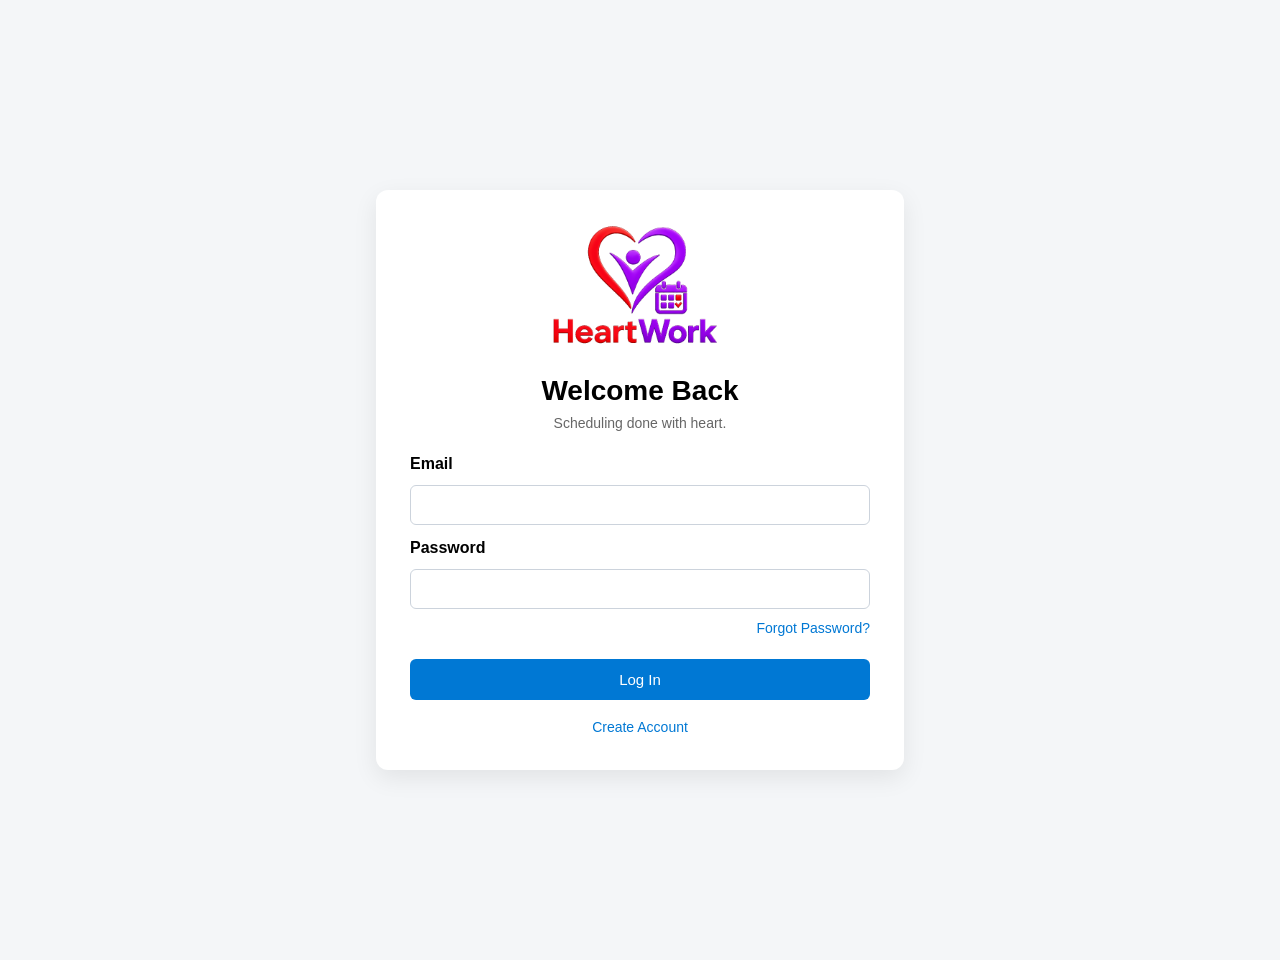
<file: frontend/pages/index.html>
<!DOCTYPE html>
<html lang="en">
<head>
  <meta charset="UTF-8">
  <title>Login | HeartWork</title>
  <link rel="stylesheet" href="../css/styles.css">
  <link rel="stylesheet" href="../css/index.css">
  <link rel="stylesheet" href="../css/auth.css">
</head>

<body class="login-page">

  <div class="login-box">

    <div class="logo-wrap">
      <img src="../images/heartwork-logo.png" alt="HeartWork Logo">
    </div>

    <h2>Welcome Back</h2>
    <p class="subtitle">Scheduling done with heart.</p>

    <form onsubmit="login(event)">
      <label>Email</label>
      <input type="email" id="email" required>

      <label>Password</label>
      <input type="password" id="password" required>

      <div class="forgot-wrap">
        <a href="forgot-password.html" class="forgot-link">Forgot Password?</a>
      </div>

      <button type="submit">Log In</button>
    </form>

    <div class="links">
      <a href="create-account.html">Create Account</a>
    </div>

  </div>

  <script src="../js/app.js"></script>
  <script src="../js/auth.js"></script>
</body>
</html>
</file>
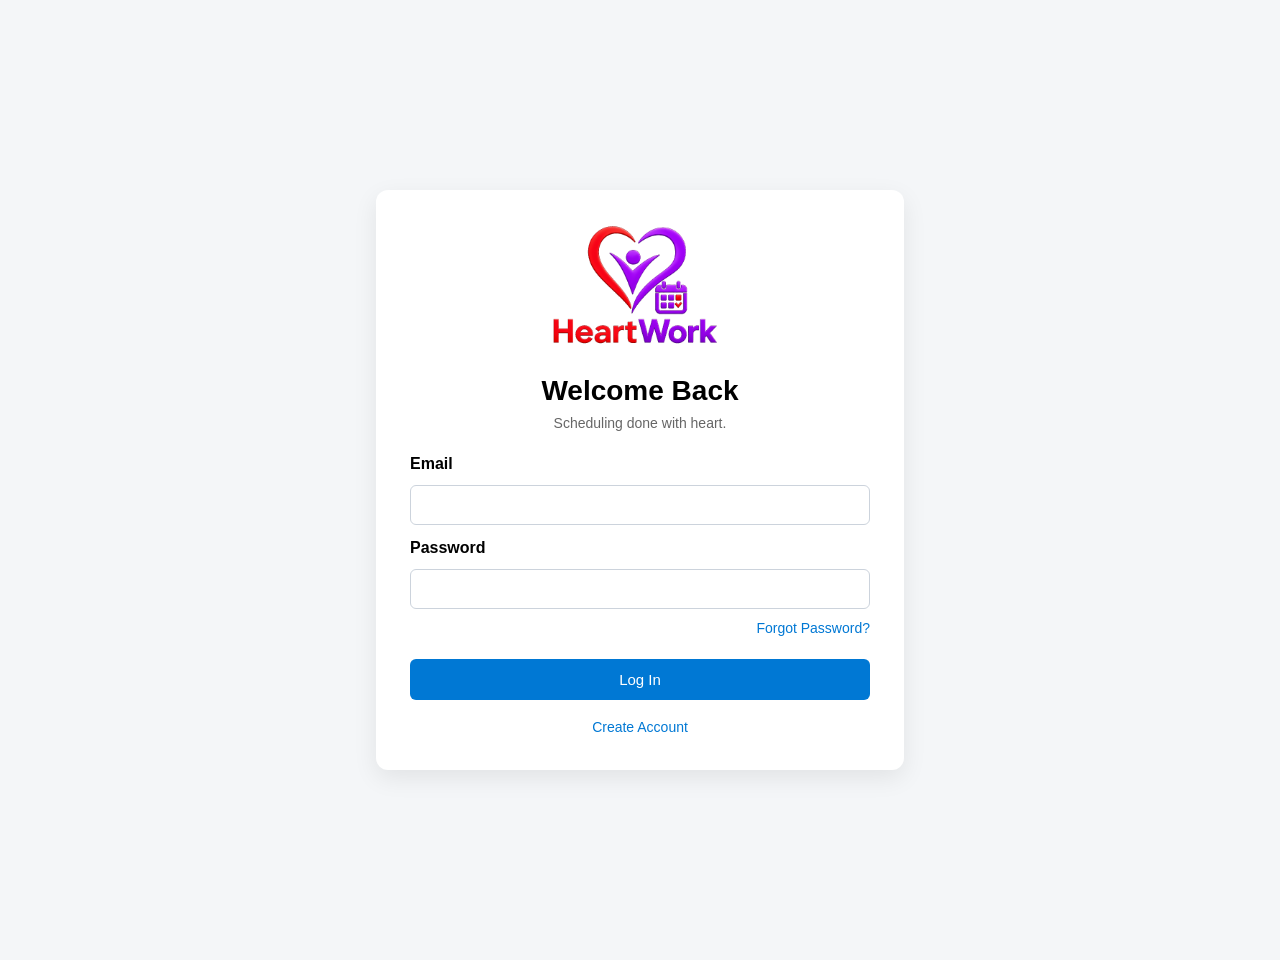
<file: frontend/pages/admin-accounts.html>
<!DOCTYPE html>
<html lang="en">
<head>
<meta charset="UTF-8">
<title>Admin Accounts | Staff Rota System</title>
<link rel="stylesheet" href="../css/styles.css">
<link rel="stylesheet" href="../css/admin.css">
</head>

<body>

<div class="container">
  <h2>Pending Staff Accounts</h2>
  <p>Approve or reject new account requests.</p>

  <div id="pending-accounts-list">
    <p>Loading pending accounts...</p>
  </div>

  <p><a href="settings.html">Back to Settings</a></p>
</div>

<script src="../js/app.js"></script>
<script src="../js/admin.js"></script>

<script>
  const staffId = localStorage.getItem("staff_id");
  const isAdmin = localStorage.getItem("is_admin");

  if (!staffId) {
    window.location.href = "index.html";
  } else if (isAdmin !== "1") {
    window.location.href = "homepage.html";
  } else {
    renderBottomNav("settings.html");
    renderModeBanner();
    loadPendingAccounts();
  }
</script>

</body>
</html>
</file>
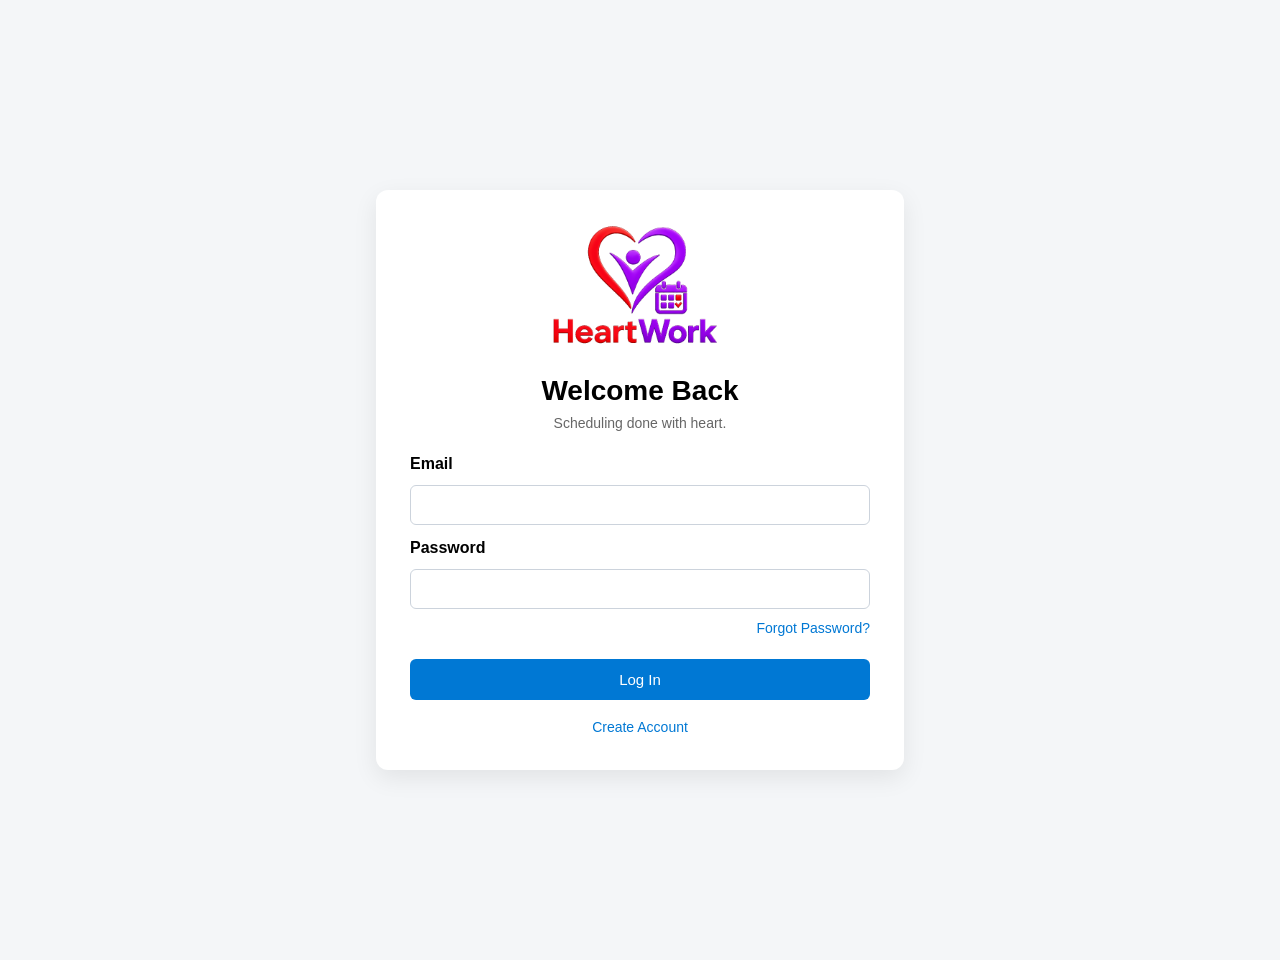
<file: frontend/pages/availability.html>
<!DOCTYPE html>
<html lang="en">
<head>
  <meta charset="UTF-8">
  <title>My Availability | Staff Rota System</title>
  <link rel="stylesheet" href="../css/styles.css">
  <link rel="stylesheet" href="../css/availability.css">
</head>

<body>

<div class="container">

  <h2>My Availability</h2>

  <div class="current-availability-box">
    <h3>Current Availability</h3>

    <div id="current-availability-summary">
      <p>Loading current availability...</p>
    </div>
  </div>

  <div id="availability-message" class="availability-message"></div>

  <div id="availability-form"></div>

  <button class="save-btn" onclick="saveAvailability()">
    Save Availability
  </button>

</div>

  <div id="bottom-nav"></div>

  <script src="../js/app.js"></script>
  <script src="../js/availability.js"></script>

  <script>
  const staffId = localStorage.getItem("staff_id");

  if (!staffId) {
      window.location.href = "index.html";
  } else {
      renderBottomNav("availability.html");
      renderModeBanner();
      loadAvailability(staffId);
  }
  </script>

</body>
</html>
</file>
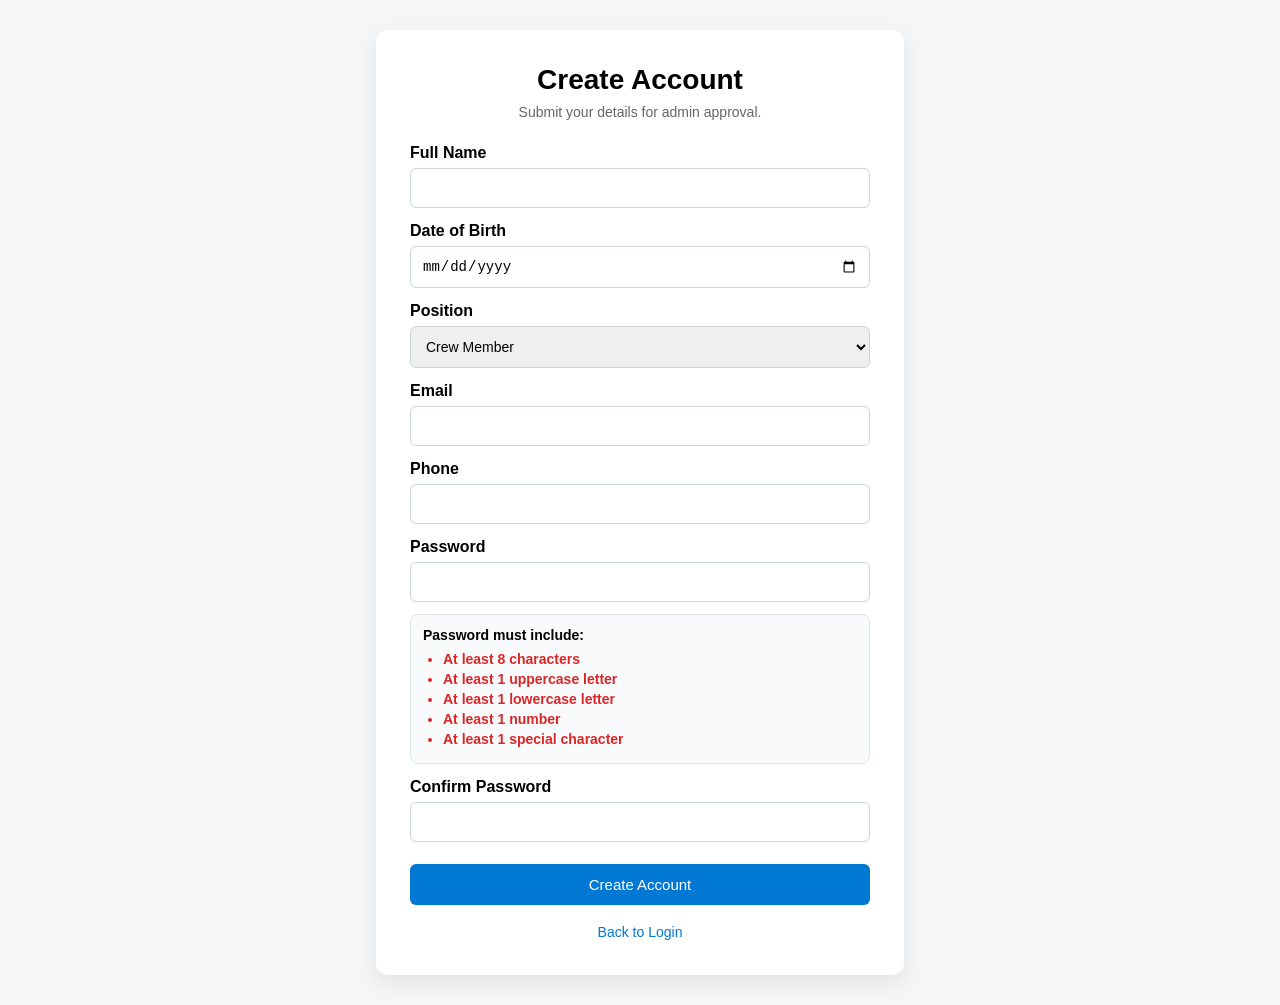
<file: frontend/pages/create-account.html>
<!DOCTYPE html>
<html lang="en">
<head>
<meta charset="UTF-8">
<title>Create Account | HeartWork</title>
<link rel="stylesheet" href="../css/styles.css">
<link rel="stylesheet" href="../css/auth.css">
</head>

<body class="auth-page">

<div class="auth-card">
  <h2>Create Account</h2>
  <p class="auth-subtitle">Submit your details for admin approval.</p>

  <form onsubmit="createAccount(event)">
    <label>Full Name</label>
    <input type="text" id="new-name" required>

    <label>Date of Birth</label>
    <input type="date" id="new-dob" required>

    <label>Position</label>
    <select id="new-position" required>
      <option value="crew member">Crew Member</option>
      <option value="crew trainer">Crew Trainer</option>
      <option value="trainee">Trainee</option>
      <option value="manager">Manager</option>
    </select>

    <label>Email</label>
    <input type="email" id="new-email" required>

    <label>Phone</label>
    <input type="text" id="new-phone" required>

    <label>Password</label>
    <input type="password" id="new-password" required oninput="updatePasswordRules('new-password')">
    <div class="password-rules">
      <p>Password must include:</p>
      <ul>
        <li id="rule-length">At least 8 characters</li>
        <li id="rule-uppercase">At least 1 uppercase letter</li>
        <li id="rule-lowercase">At least 1 lowercase letter</li>
        <li id="rule-number">At least 1 number</li>
        <li id="rule-special">At least 1 special character</li>
      </ul>
    </div>

    <label>Confirm Password</label>
    <input type="password" id="new-confirm-password" required>

    <button type="submit">Create Account</button>
  </form>

  <div class="auth-links">
    <a href="index.html">Back to Login</a>
  </div>
</div>

<script src="../js/app.js"></script>
<script src="../js/auth.js"></script>
</body>
</html>
</file>
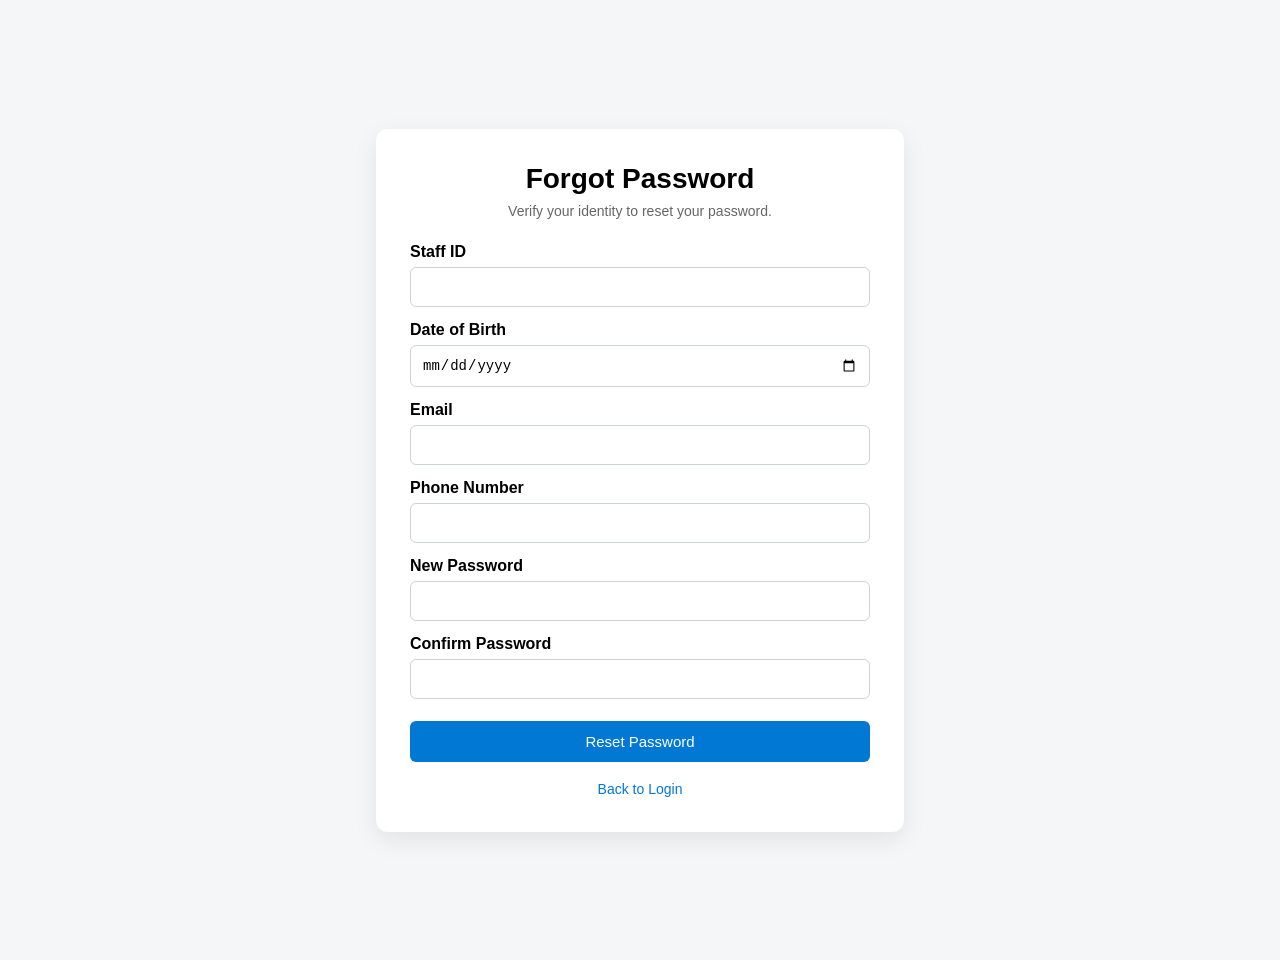
<file: frontend/pages/forgot-password.html>
<!DOCTYPE html>
<html lang="en">
<head>
<meta charset="UTF-8">
<title>Forgot Password | Staff Rota System</title>
<link rel="stylesheet" href="../css/styles.css">
<link rel="stylesheet" href="../css/auth.css">
</head>

<body class="auth-page">

  <div class="auth-card">
    <h2>Forgot Password</h2>
    <p class="auth-subtitle">Verify your identity to reset your password.</p>

    <label for="reset-staff-id">Staff ID</label>
    <input type="number" id="reset-staff-id">

    <label for="reset-dob">Date of Birth</label>
    <input type="date" id="reset-dob">

    <label for="reset-email">Email</label>
    <input type="email" id="reset-email">

    <label for="reset-phone">Phone Number</label>
    <input type="text" id="reset-phone">

    <label for="reset-password">New Password</label>
    <input type="password" id="reset-password">

    <label for="reset-confirm-password">Confirm Password</label>
    <input type="password" id="reset-confirm-password">

    <button onclick="resetPassword()">Reset Password</button>

    <div class="auth-links">
      <a href="index.html">Back to Login</a>
    </div>
  </div>

<script src="../js/app.js"></script>
<script src="../js/auth.js"></script>
</body>
</html>
</file>
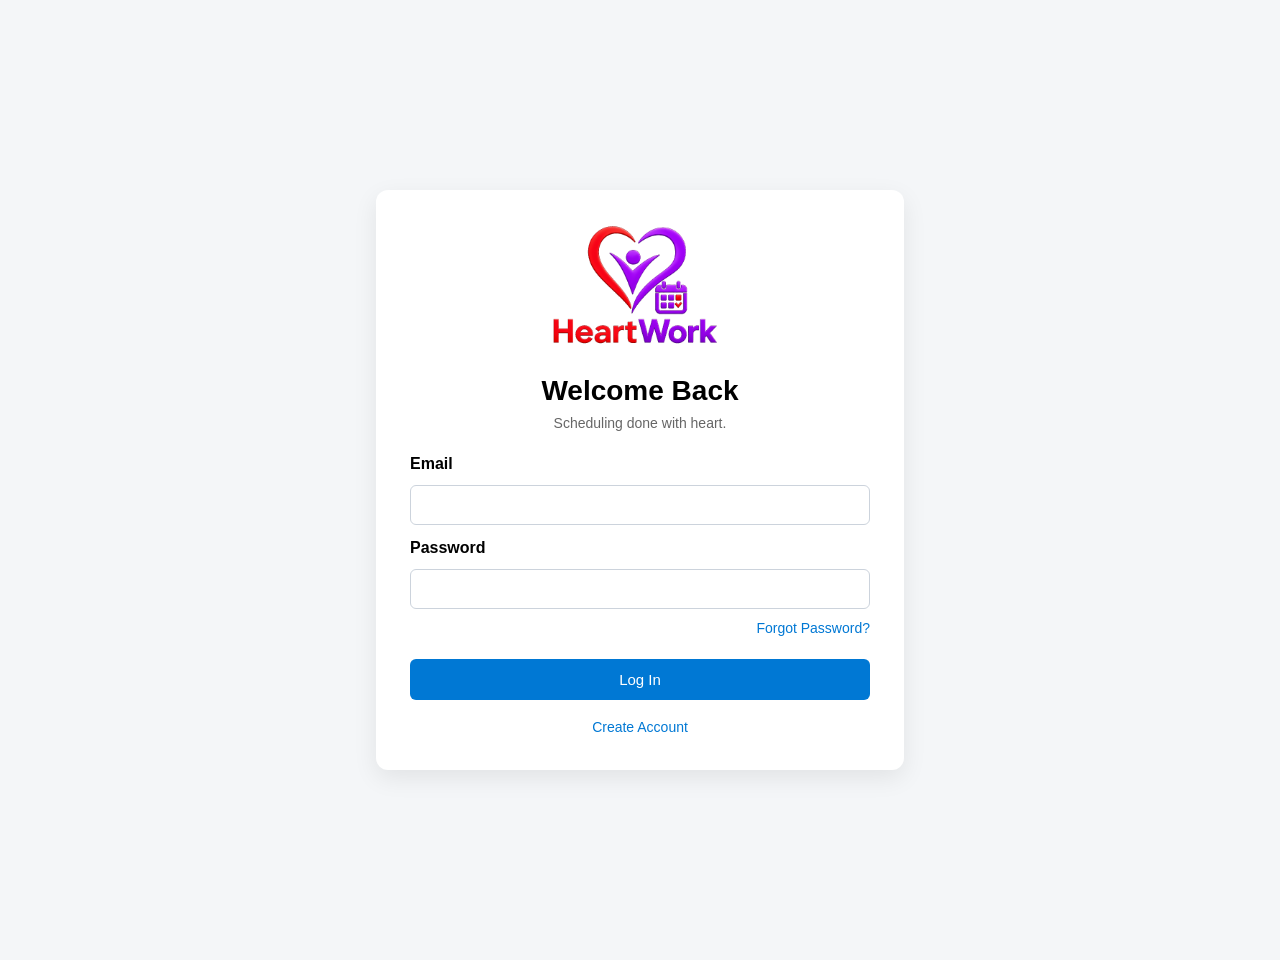
<file: frontend/pages/homepage.html>
<!DOCTYPE html>
<html lang="en">
<head>
  <meta charset="UTF-8">
  <title>Homepage | HeartWork</title>
  <link rel="stylesheet" href="../css/styles.css">
  <link rel="stylesheet" href="../css/homepage.css">
</head>

<body>
  <div id="mode-banner"></div>

  <header class="home-brand-header">
    <img src="../images/heartwork-logo.png" alt="Heartwork">
  </header>

  <div class="page-card">
    <div class="welcome-row">
      <div>
        <h2 id="welcome-text">Welcome Back</h2>
        <p class="user-role" id="user-role-text"></p>
      </div>

      <span id="admin-badge-area"></span>
    </div>

    <h3>Upcoming Shifts</h3>

    <div id="shift-list" class="placeholder">
      <p>Loading shifts...</p>
    </div>

    <div class="action-grid">
      <a class="action-card" href="availability.html">
        <strong>My Availability</strong>
        <span>Update your working days and hours.</span>
      </a>

      <a class="action-card" href="timeoff.html">
        <strong>Request Time Off</strong>
        <span>Submit holiday, sickness or leave requests.</span>
      </a>
    </div>
  </div>

  <div id="bottom-nav"></div>

  <script src="../js/app.js"></script>
  <script src="../js/homepage.js"></script>

  <script>
    const staffId = localStorage.getItem("staff_id");
    const viewMode = localStorage.getItem("view_mode");
    const userName = localStorage.getItem("name") || "User";
    const userPosition = localStorage.getItem("position") || "staff";
    const isAdmin = localStorage.getItem("is_admin");

    if (!staffId) {
      window.location.href = "index.html";
    } else if (viewMode === "manager") {
      window.location.href = "manager-board.html";
    } else {
      document.getElementById("welcome-text").textContent =
        `Welcome Back ${userName}, ${userPosition}`;

      if (isAdmin === "1") {
        document.getElementById("admin-badge-area").innerHTML =
          '<span class="admin-badge">ADMIN</span>';
      }

      loadShifts(staffId);
      renderBottomNav("homepage.html");
      renderModeBanner();
    }
  </script>
</body>
</html>
</file>
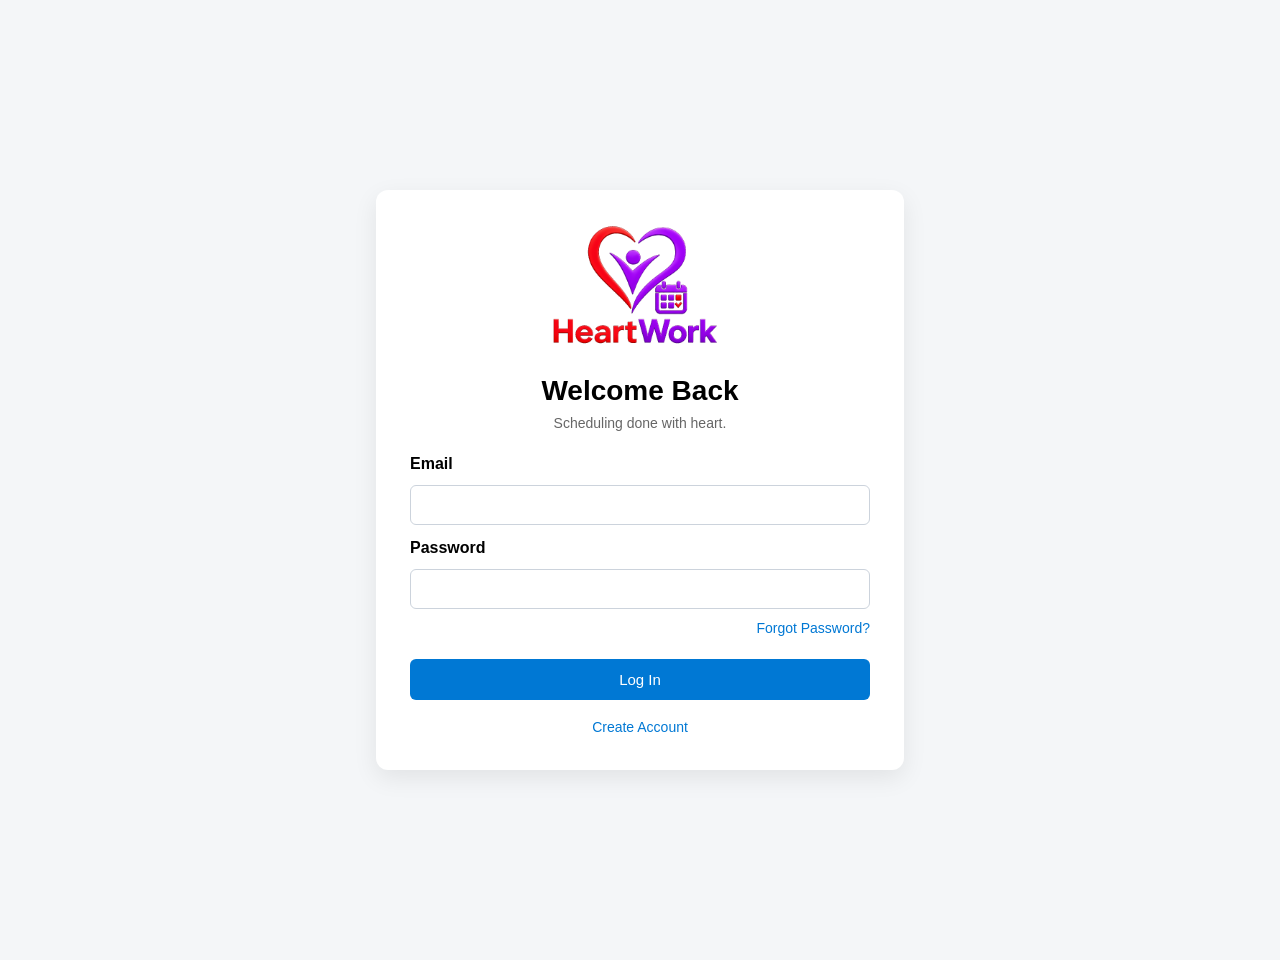
<file: frontend/pages/manager-board.html>
<!DOCTYPE html>
<html lang="en">
<head>
  <meta charset="UTF-8">
  <title>Manager Scheduling Board | Staff Rota System</title>

  <!-- FIXED PATHS -->
  <link rel="stylesheet" href="../css/styles.css">
  <link rel="stylesheet" href="../css/manager.css">
</head>

<body>

  <div id="mode-banner"></div>

  <div class="page-wrap">
    <div class="top-row">
      <h2>Manager Scheduling Board</h2>

      <div class="week-controls">
        <button onclick="changeBoardWeek(-1)">Previous Week</button>
        <strong id="week-range-label">Loading...</strong>
        <button onclick="changeBoardWeek(1)">Next Week</button>
      </div>
    </div>

    <div class="manager-workspace">

      <div class="board-wrapper">
        <div id="schedule-grid" class="schedule-grid"></div>
      </div>

      <div class="side-create-panel">

        <div class="rules-panel">
          <h4>Shift Creation Rules</h4>
          <ul>
            <li>Shifts must be between valid working hours (e.g. 06:00–22:00)</li>
            <li>Staff must be available for the selected day and time</li>
            <li>No overlapping shifts are allowed</li>
            <li>Maximum 8 hours per day per staff member</li>
            <li>Maximum 48 hours per week per staff member</li>
            <li>Minimum 11 hours rest between shifts</li>
            <li>Trainees must be scheduled with a Crew Trainer</li>
            <li>Manager cover must exist for the full day before publishing</li>
            <li>Open shifts cannot be within 24 hours of start time</li>
          </ul>
        </div>

        <h3>Create Shift</h3>

        <div id="selected-cell-info">
          <p>No cell selected yet. Click a board cell.</p>
        </div>

        <div class="assign-panel">

          <div>
            <label>Start Time</label>
            <input type="time" id="create-start-time">
          </div>

          <div>
            <label>End Time</label>
            <input type="time" id="create-end-time">
          </div>

          <div>
            <label>Role</label>
            <select id="create-role">
              <option value="crew member">Crew Member</option>
              <option value="manager">Manager</option>
              <option value="crew trainer">Crew Trainer</option>
              <option value="trainee">Trainee</option>
            </select>
          </div>

          <div>
            <label>Open Shift?</label>
            <select id="create-open-shift">
              <option value="0">No</option>
              <option value="1">Yes</option>
            </select>
          </div>

          <button onclick="createShiftFromCell()">Create Shift</button>
          <button onclick="suggestStaffForSelectedShift()">Suggest Staff</button>

          <div style="grid-column: 1 / -1;">
            <button onclick="publishWeek()" style="width:100%; background:#0078d4; color:white;">
              Publish Week
            </button>
          </div>

          <div class="info-box">
            <strong>What does Risk mean?</strong>
            <p>
              Risk indicates how suitable a staff member is for a shift.
              It is calculated based on working hours, rest periods,
              role coverage, and fairness.
            </p>
            <p>
              <strong>Low Risk:</strong> Safe to assign<br>
              <strong>Medium Risk:</strong> Acceptable with caution<br>
              <strong>High Risk:</strong> May cause fatigue, legal, or coverage issues
            </p>
          </div>

          <div id="ai-suggestions" style="margin-top: 20px;"></div>

        </div>
      </div>
    </div>

    <div class="section">
      <h3>Publishing</h3>
      <p>
        To create an open shift, click a board cell, enter the shift time, set
        <strong>Open Shift?</strong> to <strong>Yes</strong>, then click
        <strong>Create Shift</strong>. When ready, click <strong>Post Week</strong>.
      </p>

      <div id="weekly-risk-summary"></div>

      <button onclick="publishCurrentWeek()">Post Week</button>
    </div>

  </div>

  <div id="bottom-nav"></div>

  <!-- FIXED JS PATHS -->
  <script src="../js/app.js"></script>
  <script src="../js/manager-calendar.js"></script>
  <script src="../js/manager-board.js"></script>

  <!-- CLEANED LOGIC (single init) -->
  <script>
    const staffId = localStorage.getItem("staff_id");
    const position = (localStorage.getItem("position") || "").toLowerCase();
    const isAdmin = localStorage.getItem("is_admin");

    if (!staffId) {
      window.location.href = "index.html";
    } else if (position !== "manager" && isAdmin !== "1") {
      window.location.href = "homepage.html";
    } else {
      localStorage.setItem("view_mode", "manager");

      initManagerBoard();
      renderBottomNav("manager-board.html");
      renderModeBanner();
    }
  </script>

</body>
</html>
</file>
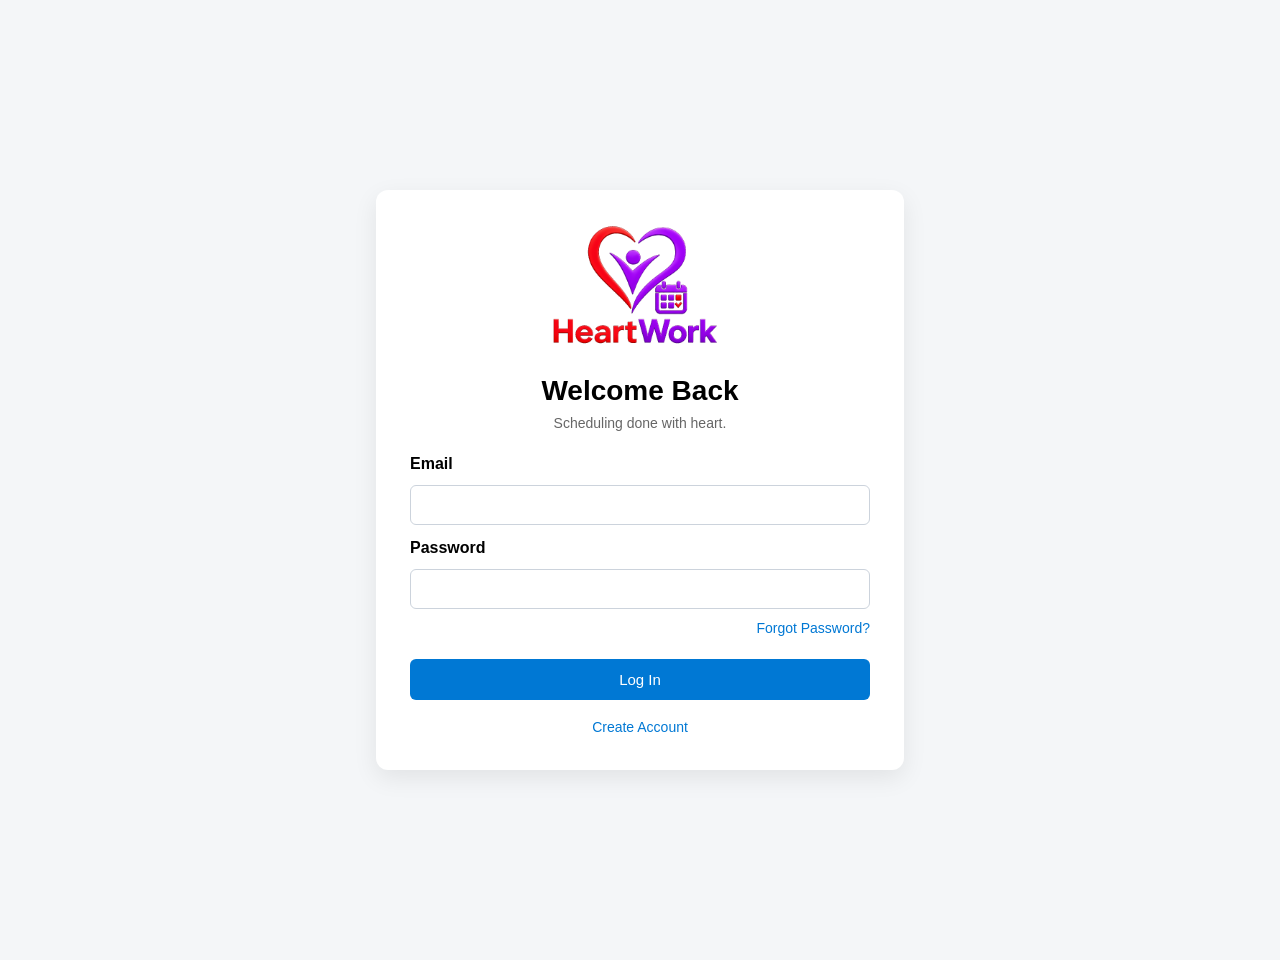
<file: frontend/pages/manager-calendar.html>
<!DOCTYPE html>
<html lang="en">
<head>
  <meta charset="UTF-8">
  <title>Manager Calendar | HeartWork</title>
  <link rel="stylesheet" href="../css/styles.css">
  <link rel="stylesheet" href="../css/manager.css">
</head>

<body>
  <div id="mode-banner"></div>

  <div class="manager-calendar-container">
    <div class="calendar-header">Manager Calendar</div>

    <div class="calendar-body">
      <div class="month-row">
        <h2 id="month-label" class="month-title">Loading...</h2>

        <div class="month-nav">
          <button onclick="changeWeek(-1)">&#8249;</button>
          <button onclick="changeWeek(1)">&#8250;</button>
        </div>
      </div>

      <div id="week-strip" class="week-strip"></div>

      <h3 id="selected-date-label" class="selected-date-heading"></h3>

      <div class="filter-row">
        <button class="filter-btn active" onclick="setFilter('All', this)">
          All (<span id="count-all">0</span>)
        </button>
        <button class="filter-btn" onclick="setFilter('Absent', this)">
          Absent (<span id="count-absent">0</span>)
        </button>
        <button class="filter-btn" onclick="setFilter('Accepted', this)">
          Accepted (<span id="count-accepted">0</span>)
        </button>
        <button class="filter-btn" onclick="setFilter('Pending', this)">
          Pending (<span id="count-pending">0</span>)
        </button>
      </div>

      <div id="manager-shift-list"></div>
    </div>
  </div>

  <div id="bottom-nav"></div>

  <script src="../js/app.js"></script>
  <script src="../js/manager-calendar.js"></script>

  <script>
    const staffId = localStorage.getItem("staff_id");
    const position = localStorage.getItem("position") || "";
    const isAdmin = localStorage.getItem("is_admin");

    if (!staffId) {
      window.location.href = "index.html";
    } else if (position.toLowerCase() !== "manager" && isAdmin !== "1") {
      window.location.href = "homepage.html";
    } else {
      localStorage.setItem("view_mode", "manager");
      renderBottomNav("manager-calendar.html");
      renderModeBanner();
      initManagerCalendar();
    }
  </script>
</body>
</html>
</file>
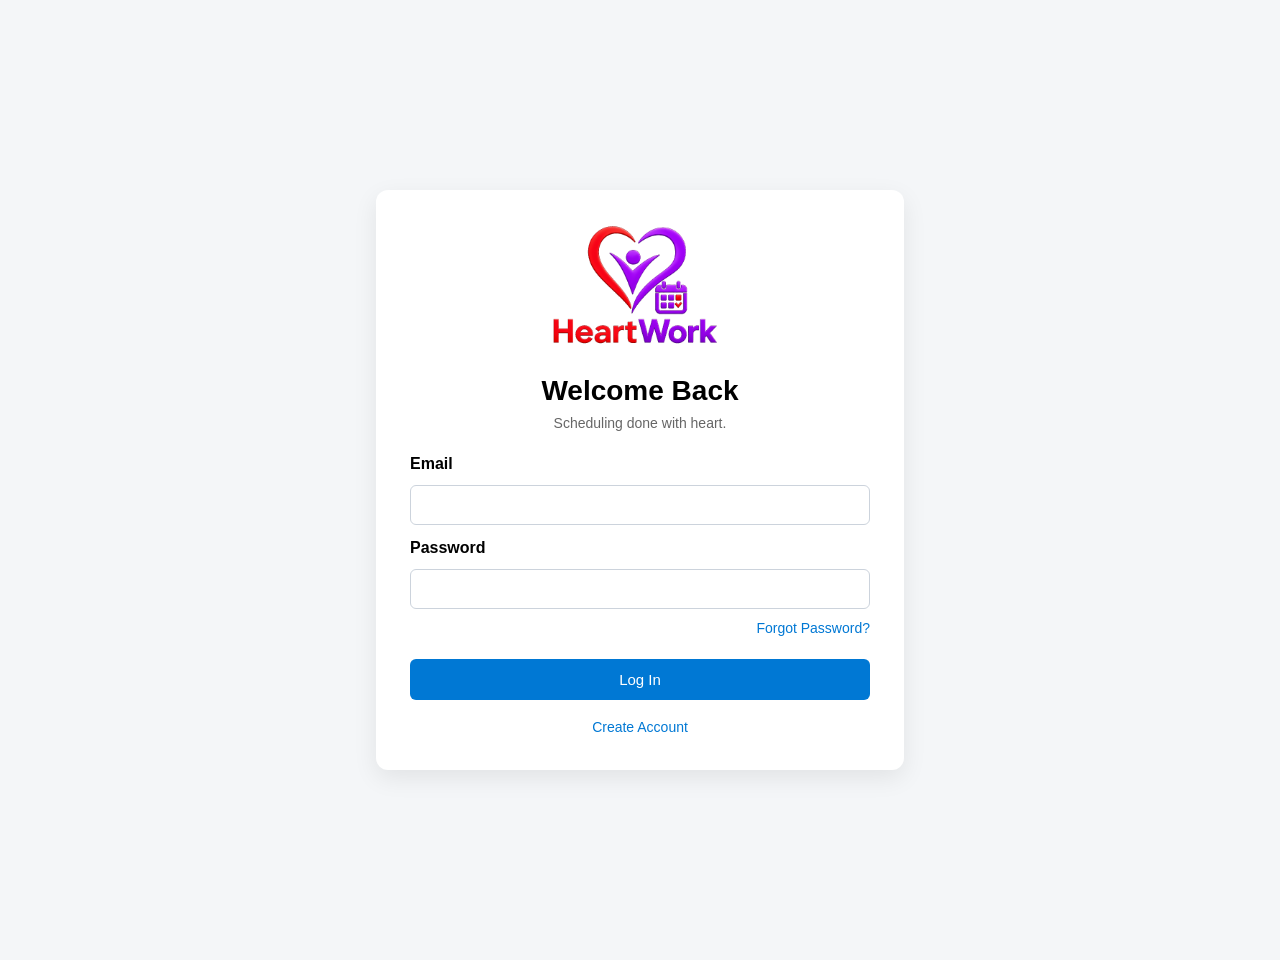
<file: frontend/pages/notificationpage.html>
<!DOCTYPE html>
<html lang="en">
<head>
  <meta charset="UTF-8">
  <title>Notifications | Staff Rota System</title>
  <link rel="stylesheet" href="../css/styles.css">
  <link rel="stylesheet" href="../css/notificationpage.css">
</head>
<body>

  <div id="mode-banner"></div>

  <div class="notification-container">
    <h2>Notifications</h2>
    <div id="notifications-content">
      <p>Loading notifications...</p>
    </div>
  </div>

  <div id="bottom-nav"></div>

  <script src="../js/app.js"></script>
  <script src="../js/notifications.js"></script>

  <script>
  const staffId = localStorage.getItem("staff_id");

  if (!staffId) {
      window.location.href = "index.html";
  } else {
      renderBottomNav("notificationpage.html");
      renderModeBanner();

      const mode = localStorage.getItem("view_mode");

      if (mode === "manager") {
          loadManagerNotifications();
      } else {
          loadStaffNotifications();
      }
  }
  </script>

</body>
</html>
</file>
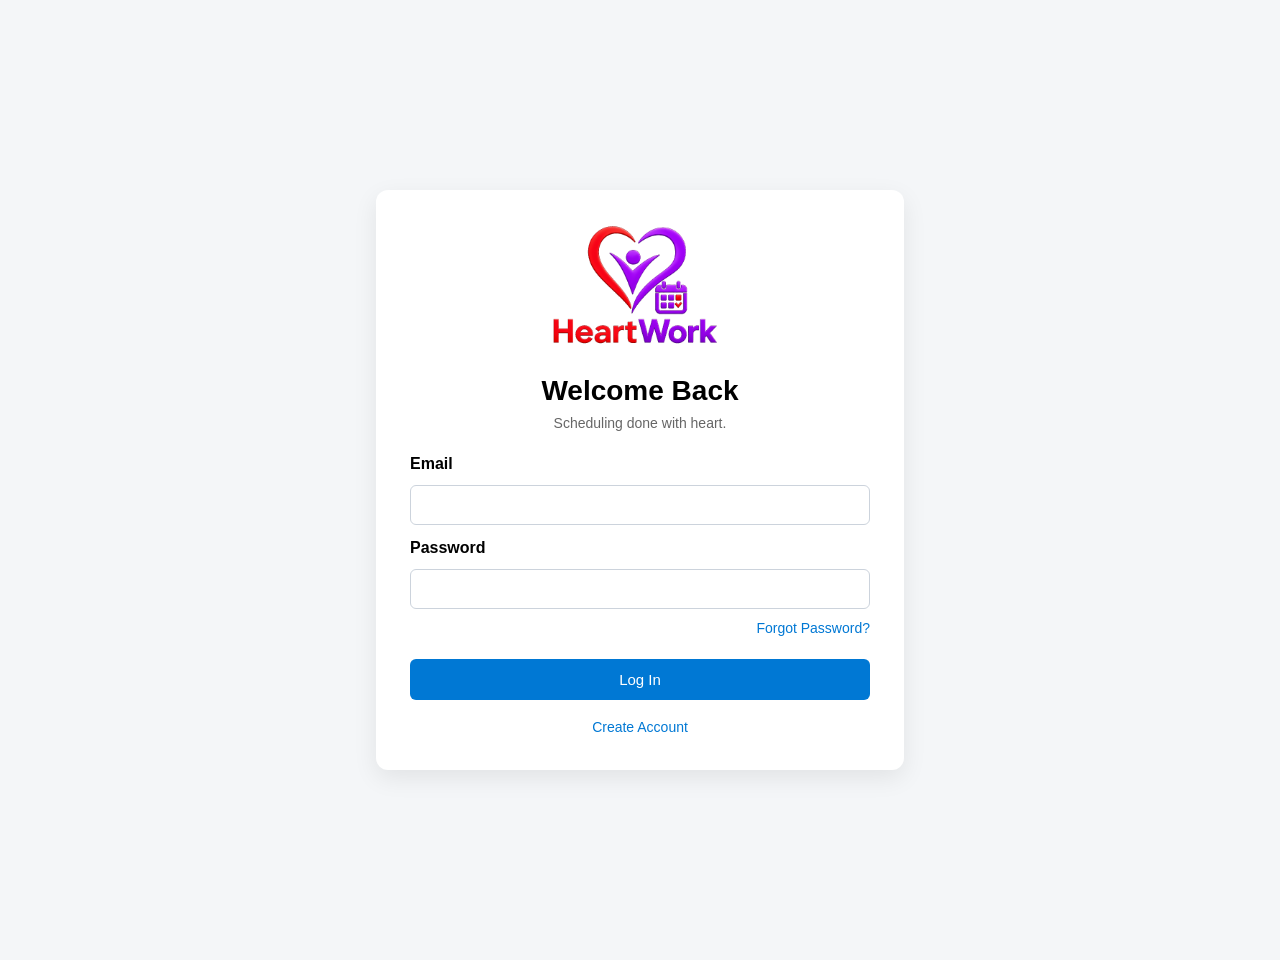
<file: frontend/pages/settings.html>
<!DOCTYPE html>
<html lang="en">
<head>
  <meta charset="UTF-8">
  <title>Settings | HeartWork</title>
  <link rel="stylesheet" href="../css/styles.css">
</head>

<body>
  <div id="mode-banner"></div>

  <div class="page-card">
    <div class="welcome-row">
      <div>
        <h2>Settings</h2>
        <p class="user-role" id="welcome-user"></p>
      </div>

      <span id="settings-admin-badge"></span>
    </div>

    <div id="manager-switch-area"></div>

    <div class="settings-section">
      <button class="settings-btn logout-btn" onclick="logout()">Log Out</button>
    </div>
  </div>

  <div id="bottom-nav"></div>

  <script src="../js/app.js"></script>
  <script src="../js/settings.js"></script>

  <script>
    const staffId = localStorage.getItem("staff_id");

    if (!staffId) {
      window.location.href = "index.html";
    } else {
      renderBottomNav("settings.html");
      renderModeBanner();
      renderSettingsOptions();
    }
  </script>
</body>
</html>
</file>
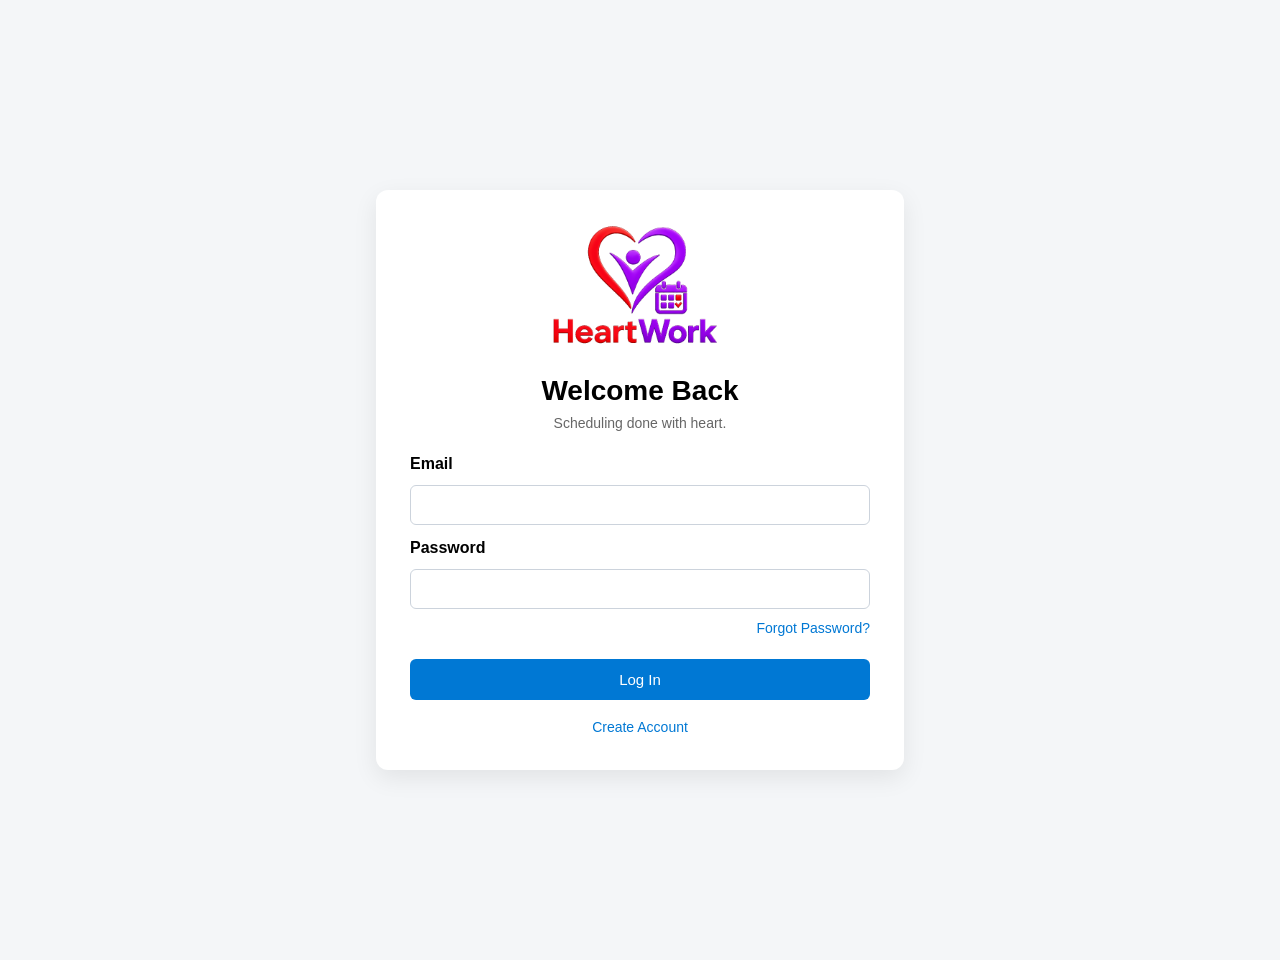
<file: frontend/pages/timeoff.html>
<!DOCTYPE html>
<html lang="en">
<head>
  <meta charset="UTF-8">
  <title>Request Time Off | Staff Rota System</title>
  <link rel="stylesheet" href="../css/styles.css">
  <link rel="stylesheet" href="../css/timeoff.css">

</head>
<body>

  <div class="timeoff-container">
    <h2>Request Time Off</h2>

    <div class="form-grid">
      <div>
        <label for="request-type">Request Type</label>
        <select id="request-type">
          <option value="Holiday">Holiday</option>
          <option value="Sickness">Sickness</option>
          <option value="Unpaid Leave">Unpaid Leave</option>
          <option value="Emergency Leave">Emergency Leave</option>
          <option value="Other">Other</option>
        </select>
      </div>

      <div>
        <label for="start-date">Start Date</label>
        <input type="date" id="start-date">
      </div>

      <div>
        <label for="end-date">End Date</label>
        <input type="date" id="end-date">
      </div>

      <div>
        <label for="reason">Reason</label>
        <textarea id="reason" rows="4"></textarea>
      </div>

      <div>
        <button onclick="submitTimeOffRequest()">Submit Request</button>
      </div>
    </div>

    <h3 class="requests-heading">My Requests</h3>
    <div id="my-time-off-list">
      <p>Loading requests...</p>
    </div>
  </div>

  <div id="bottom-nav"></div>

  <script src="../js/app.js"></script>
  <script src="../js/timeoff.js"></script>

  <script>
  const staffId = localStorage.getItem("staff_id");

  if (!staffId) {
      window.location.href = "index.html";
  } else {
      renderBottomNav("timeoff.html");
      renderModeBanner();
      loadMyTimeOffRequests(staffId);
  }
  </script>
</body>
</html>
</file>
<file: frontend/css/styles.css>
/* ===== GLOBAL ===== */
body {
  font-family: Arial, sans-serif;
  background-color: #f4f6f8;
  margin: 0;
  padding: 20px;
  padding-bottom: 180px;
  overflow-y: auto;
}

/* ===== BOTTOM NAV ===== */
.bottom-nav,
#bottom-nav {
  position: fixed;
  bottom: 0;
  left: 0;
  right: 0;
  height: 60px;
  width: 100%;
  background-color: #ffffff;
  border-top: 1px solid #ddd;
  display: flex;
  justify-content: space-around;
  align-items: center;
  z-index: 9999;
}

.nav-item {
  text-decoration: none;
  color: #333;
  font-size: 14px;
  text-align: center;
}

.nav-item:hover,
.active-nav {
  color: #0078d4;
}

.active-nav {
  font-weight: bold;
}

/* ===== SHARED CONTAINERS ===== */
.container {
  margin-bottom: 100px;
}

.page-wrap {
  padding-bottom: 180px;
}

/* ===== MODE BANNER ===== */
.mode-banner {
  width: 100%;
  padding: 12px;
  text-align: center;
  font-weight: bold;
  background-color: #d9a300;
  color: #111;
  margin-bottom: 15px;
}

/* ===== STATUS BADGES ===== */
.status-badge {
  padding: 6px 12px;
  border-radius: 12px;
  font-size: 13px;
  font-weight: 600;
  background: #e0e0e0;
  color: #333;
  border: 2px solid #9acb5a;
}

.status-absent {
  background: #ff4d4f;
  color: white;
}

.status-sick {
  background: #fa8c16;
  color: white;
}
</file>
<file: frontend/css/index.css>
/* ===========LOGIN PAGE - index.html============================= */

.login-page {
  display: flex;
  justify-content: center;
  align-items: center;
  min-height: 100vh;
}

.login-box {
  background: white;
  padding: 34px;
  width: 360px;
  border-radius: 12px;
  box-shadow: 0 8px 22px rgba(0,0,0,0.08);
}

.logo-wrap {
  text-align: center;
  margin-bottom: 18px;
}

.logo-wrap img {
  width: 230px;
  max-width: 100%;
  height: auto;
}

.login-box h2 {
  text-align: center;
  margin: 0;
  font-size: 28px;
}

.subtitle {
  text-align: center;
  color: #666;
  margin-top: 8px;
  margin-bottom: 24px;
  font-size: 14px;
}

.login-box label {
  display: block;
  margin-top: 14px;
  font-weight: bold;
}

.login-box input {
  width: 100%;
  padding: 10px;
  margin-top: 6px;
  box-sizing: border-box;
  border: 1px solid #ccd3dc;
  border-radius: 6px;
}

.links {
  text-align: center;
  margin-top: 18px;
}

.links a,
.forgot-link {
  color: #0078d4;
  text-decoration: none;
  font-size: 14px;
}

.links a:hover,
.forgot-link:hover {
  text-decoration: underline;
}

.forgot-wrap {
  margin-top: 10px;
  text-align: right;
}

.login-box button {
  width: 100%;
  margin-top: 22px;
  padding: 12px;
  background-color: #0078d4;
  color: white;
  border: none;
  cursor: pointer;
  font-size: 16px;
  border-radius: 6px;
}

.login-box button:hover {
  background-color: #005ea6;
}
</file>
<file: frontend/css/auth.css>
/* ===== AUTH PAGES ===== */

.auth-page,
.login-page {
  min-height: 100vh;
  background: #f4f6f8;
  display: flex;
  justify-content: center;
  align-items: center;
  padding: 30px;
}

.auth-card,
.login-box {
  width: 100%;
  max-width: 460px;
  background: white;
  padding: 34px;
  border-radius: 12px;
  box-shadow: 0 8px 24px rgba(0,0,0,0.08);
}

.logo-wrap {
  text-align: center;
  margin-bottom: 18px;
}

.logo-wrap img {
  width: 230px;
  max-width: 100%;
  height: auto;
}

.auth-card h2,
.login-box h2 {
  text-align: center;
  margin: 0 0 8px;
  font-size: 28px;
}

.auth-subtitle,
.subtitle {
  text-align: center;
  color: #666;
  margin: 8px 0 24px;
  font-size: 14px;
}

.auth-card label,
.login-box label {
  display: block;
  font-weight: bold;
  margin-top: 14px;
  margin-bottom: 6px;
}

.auth-card input,
.auth-card select,
.login-box input {
  width: 100%;
  padding: 11px;
  border: 1px solid #ccd3dc;
  border-radius: 6px;
  box-sizing: border-box;
  font-size: 14px;
}

.auth-card button,
.login-box button {
  width: 100%;
  margin-top: 22px;
  padding: 12px;
  background: #0078d4;
  color: white;
  border: none;
  border-radius: 6px;
  font-size: 15px;
  cursor: pointer;
}

.auth-card button:hover,
.login-box button:hover {
  background: #005ea6;
}

.auth-links,
.links {
  text-align: center;
  margin-top: 18px;
}

.auth-links a,
.links a,
.forgot-link {
  color: #0078d4;
  text-decoration: none;
  font-size: 14px;
}

.auth-links a:hover,
.links a:hover,
.forgot-link:hover {
  text-decoration: underline;
}

.forgot-wrap {
  margin-top: 10px;
  text-align: right;
}

/* Password rules */
.password-rules {
  margin-top: 12px;
  padding: 12px;
  background: #f8fafc;
  border: 1px solid #dbe2ea;
  border-radius: 8px;
  font-size: 14px;
}

.password-rules p {
  margin: 0 0 8px;
  font-weight: bold;
}

.password-rules ul {
  margin: 0;
  padding-left: 20px;
}

.password-rules li {
  color: #dc2626;
  margin-bottom: 4px;
  font-weight: 600;
}

.password-rules li.valid-rule {
  color: #16a34a;
}
</file>
<file: frontend/css/admin.css>
/* ===== ADMIN ACCOUNT MANAGEMENT ===== */

.account-card {
  background: white;
  border: 1px solid #dbe2ea;
  border-radius: 10px;
  padding: 18px;
  margin-bottom: 15px;
  box-shadow: 0 4px 12px rgba(0,0,0,0.05);
}

.account-card h3 {
  margin-top: 0;
}

.account-card button {
  margin-right: 10px;
  padding: 10px 14px;
  background: #0078d4;
  color: white;
  border: none;
  border-radius: 6px;
  cursor: pointer;
}

.danger-btn {
  background: #dc2626 !important;
}
</file>
<file: frontend/css/availability.css>
/* ===== AVAILABILITY PAGE ===== */

.availability-container,
.container {
  max-width: 800px;
  margin: auto;
  background: white;
  padding: 25px;
  border-radius: 8px;
}

.current-availability-box {
  background: #f8fafc;
  border: 1px solid #dbe2ea;
  border-radius: 10px;
  padding: 16px;
  margin-bottom: 20px;
}

.current-availability-box h3 {
  margin-top: 0;
}

.current-day-status {
  padding: 10px;
  border-radius: 6px;
  margin-bottom: 8px;
  font-weight: bold;
}

.status-available {
  background: #dcfce7;
  color: #166534;
}

.status-unavailable {
  background: #fee2e2;
  color: #991b1b;
}

.status-partial {
  background: #ffedd5;
  color: #9a3412;
}

.availability-message {
  margin-bottom: 15px;
  padding: 12px;
  border-radius: 6px;
  display: none;
  font-weight: bold;
}

.message-info {
  background: #e0f2fe;
  color: #075985;
}

.message-success {
  background: #dcfce7;
  color: #166534;
}

.availability-row {
  display: grid;
  grid-template-columns: 130px 130px 140px 1fr 1fr;
  gap: 24px;
  align-items: center;
  margin-bottom: 12px;
  padding: 18px;
  background: #eef1f4;
  border-radius: 8px;
}

.day-name {
  font-weight: bold;
  font-size: 16px;
}

.all-day-field {
  display: flex;
  align-items: center;
  gap: 8px;
  font-weight: bold;
}

.time-field label {
  display: block;
  font-weight: bold;
  margin-bottom: 6px;
}

.time-field input {
  width: 100%;
  max-width: 170px;
  padding: 8px;
}

.availability-row select {
  padding: 8px;
  width: 130px;
}

@media (max-width: 800px) {
  .availability-row {
    grid-template-columns: 1fr;
    gap: 10px;
  }

  .time-field input,
  .availability-row select {
    width: 100%;
    max-width: none;
  }
}
</file>
<file: frontend/css/homepage.css>
/* ===== HOMEPAGE / SETTINGS ===== */

.page-card {
  max-width: 760px;
  margin: 40px auto 120px;
  background: white;
  padding: 28px;
  border-radius: 14px;
  box-shadow: 0 10px 28px rgba(0,0,0,0.08);
}

.welcome-row {
  display: flex;
  justify-content: space-between;
  align-items: center;
  gap: 12px;
  margin-bottom: 24px;
}

.welcome-row h2 {
  margin: 0;
}

.user-role {
  color: #666;
  margin-top: 6px;
}

.admin-badge {
  background: #d9a300;
  color: #111;
  font-weight: bold;
  padding: 7px 12px;
  border-radius: 999px;
  font-size: 13px;
}

.action-grid {
  display: grid;
  grid-template-columns: 1fr 1fr;
  gap: 14px;
  margin-top: 22px;
}

.action-card {
  display: block;
  background: #f8fafc;
  border: 1px solid #dbe2ea;
  border-radius: 12px;
  padding: 18px;
  text-decoration: none;
  color: #111;
}

.action-card:hover {
  border-color: #0078d4;
  background: #eef6ff;
}

.action-card strong {
  display: block;
  margin-bottom: 6px;
}

.action-card span {
  color: #666;
  font-size: 14px;
}

.home-brand-header {
  text-align: center;
  margin: 24px 0 10px;
}

.home-brand-header img {
  max-width: 320px;
  width: 90%;
  height: auto;
}
</file>
<file: frontend/css/manager.css>
/* ===========MANAGER SHARED STYLES============================= */

.mode-banner {
  width: 100%;
  padding: 12px;
  text-align: center;
  font-weight: bold;
  background-color: #d9a300;
  color: #111;
  margin-bottom: 15px;
  border-radius: 6px;
}

.manager-schedule-container {
  max-width: 430px;
  margin: 0 auto;
  background: white;
  min-height: 100vh;
}

/* ===========MANAGER BOARD PAGE - manager-board.html====================== */

.page-wrap {
  max-width: 1200px;
  margin: 0 auto;
  background: white;
  padding: 20px;
  border-radius: 8px;
}

.top-row {
  display: flex;
  justify-content: space-between;
  align-items: center;
  margin-bottom: 20px;
  gap: 10px;
  flex-wrap: wrap;
}

.top-row h2 {
  margin: 0;
}

.week-controls {
  display: flex;
  gap: 10px;
  align-items: center;
}

.week-controls button {
  padding: 8px 12px;
  cursor: pointer;
}

.manager-workspace {
  display: grid;
  grid-template-columns: minmax(0, 1fr) 430px;
  gap: 20px;
  align-items: start;
}

.board-wrapper {
  max-height: 620px;
  overflow: auto;
  border: 1px solid #ddd;
  border-radius: 8px;
  background: white;
  margin-bottom: 30px;
  padding-bottom: 10px;
}

.schedule-grid {
  display: grid;
  grid-template-columns: 180px repeat(7, 1fr);
  min-width: 1000px;
  border: 1px solid #ddd;
}

.grid-header {
  background: #f1f3f5;
  font-weight: bold;
  padding: 12px;
  border-right: 1px solid #ddd;
  border-bottom: 1px solid #ddd;
  text-align: center;
}

.sticky-left {
  position: sticky;
  left: 0;
  z-index: 5;
}

.grid-header.sticky-left {
  z-index: 10;
}

.staff-name-cell {
  background: #fafafa;
  padding: 12px;
  border-right: 1px solid #ddd;
  border-bottom: 1px solid #ddd;
  font-weight: bold;
}

.shift-cell {
  min-height: 170px;
  padding: 8px;
  border-right: 1px solid #ddd;
  border-bottom: 1px solid #ddd;
  background: white;
  cursor: pointer;
}

.shift-cell:hover {
  background: #f7fbff;
}

.shift-cell.selected-cell {
  background: #e8f2ff;
  outline: 2px solid #0078d4;
}

.shift-block {
  min-height: 110px;
  background: #0078d4;
  color: white;
  border-radius: 6px;
  padding: 8px;
  margin-bottom: 6px;
  font-size: 13px;
  overflow: visible;
}

.shift-block.open-shift {
  background: #f59e0b;
  color: #111;
}

.shift-block small {
  display: block;
  margin-top: 4px;
  opacity: 0.95;
}

.available-label {
  color: #008000;
  font-size: 13px;
}

.unavailable-label {
  color: #d00000;
  font-size: 13px;
  font-weight: bold;
}

.unknown-label,
.add-shift-label {
  color: #777;
  font-size: 13px;
}

.holiday-block {
  background: #fff1c2;
  border: 1px solid #d9a300;
  color: #6b4e00;
  border-radius: 6px;
  padding: 8px;
  margin-bottom: 6px;
  font-size: 13px;
}

/* ===============MANAGER CREATE SHIFT PANEL====================== */

.side-create-panel {
  position: sticky;
  top: 20px;
  background: #ffffff;
  border: 1px solid #dbe2ea;
  border-radius: 10px;
  padding: 16px;
  min-width: 390px;
  max-width: 430px;
  box-shadow: 0 2px 8px rgba(0,0,0,0.08);
}

.side-create-panel h3 {
  margin-top: 0;
}

#selected-cell-info {
  margin-bottom: 15px;
  padding: 12px;
  background: #eef1f4;
  border-radius: 6px;
}

.assign-panel {
  display: grid;
  grid-template-columns: 1fr 1fr;
  gap: 14px;
}

.assign-panel input,
.assign-panel select,
.assign-panel button {
  width: 100%;
  padding: 10px;
  font-size: 14px;
  box-sizing: border-box;
}

.assign-panel button {
  min-height: 46px;
}

#ai-suggestions {
  grid-column: 1 / -1;
}

.delete-shift-btn {
  margin-top: 6px;
  width: 100%;
  border: none;
  background: #dc2626;
  color: white;
  padding: 5px;
  border-radius: 4px;
  cursor: pointer;
  font-size: 12px;
}

.delete-shift-btn:hover {
  background: #991b1b;
}

/* ===============ATTENDANCE====================== */

.attendance-controls,
.attendance-actions {
  display: flex;
  flex-direction: column;
  gap: 4px;
  margin-top: 6px;
  width: 100%;
}

.attendance-controls button,
.attendance-actions button {
  width: 100%;
  padding: 5px;
  font-size: 11px;
  border: 2px solid transparent;
  border-radius: 4px;
  cursor: pointer;
  background: #f1f5f9;
  font-weight: 700;
}

.shift-present {
  background: #16a34a !important;
  color: white;
}

.shift-sick {
  background: #f97316 !important;
  color: white;
}

.shift-absent {
  background: #dc2626 !important;
  color: white;
}

.attendance-actions button.active-present {
  background: #ffffff;
  color: #16a34a;
  border-color: #16a34a;
}

.attendance-actions button.active-absent {
  background: #ffffff;
  color: #dc2626;
  border-color: #dc2626;
}

.attendance-actions button.active-sick {
  background: #ffffff;
  color: #f97316;
  border-color: #f97316;
}

/* =================AI / WEEKLY RISK SUMMARY======================== */

.suggestion-card {
  background: #f9fafb;
  border: 1px solid #ddd;
  border-radius: 8px;
  padding: 12px;
  margin-bottom: 12px;
}

.risk-summary-grid {
  display: grid;
  grid-template-columns: repeat(auto-fit, minmax(140px, 1fr));
  gap: 12px;
  margin-top: 12px;
  margin-bottom: 18px;
}

.risk-tile {
  background: #f8fafc;
  border: 1px solid #dbe2ea;
  border-radius: 10px;
  padding: 14px;
  text-align: center;
  cursor: pointer;
}

.risk-tile:hover,
.active-risk-tile {
  border-color: #0078d4;
  background: #e8f2ff;
}

.risk-tile strong {
  display: block;
  font-size: 24px;
  margin-bottom: 6px;
}

.risk-tile span {
  font-size: 13px;
  color: #555;
}

.risk-detail-list {
  display: flex;
  flex-direction: column;
  gap: 10px;
}

.risk-detail-card {
  background: #fff8e1;
  border: 1px solid #ecd9a0;
  border-radius: 8px;
  padding: 12px;
}

.risk-detail-card.law-risk {
  background: #ffe8e8;
  border-color: #ff4d4f;
  color: #7a0000;
}

.risk-detail-card.coverage-risk {
  background: #fff4d6;
  border-color: #f59e0b;
}

.risk-detail-card.warning-risk {
  background: #fff8e1;
  border-color: #ecd9a0;
}

#weekly-risk-summary {
  margin-bottom: 140px;
}

.section {
  margin-top: 25px;
}

.section h3 {
  margin-bottom: 10px;
}

/* ================= MANAGER CALENDAR PAGE - manager-calendar.html====================== */

.manager-calendar-container {
  width: min(1100px, calc(100vw - 40px));
  margin: 0 auto;
  background: #ffffff;
  border-radius: 12px;
  box-shadow: 0 2px 10px rgba(0,0,0,0.06);
  overflow: hidden;
}

.calendar-header {
  background: #d9a300;
  color: #111;
  text-align: center;
  font-weight: 700;
  font-size: 20px;
  padding: 22px 20px;
}

.calendar-body {
  padding: 24px;
}

.month-row {
  display: flex;
  justify-content: space-between;
  align-items: center;
  margin-bottom: 22px;
}

.month-title {
  font-size: 20px;
  font-weight: 700;
  margin: 0;
}

.month-nav {
  display: flex;
  gap: 10px;
}

.month-nav button {
  width: 42px;
  height: 42px;
  border: 1px solid #ccc;
  background: white;
  border-radius: 8px;
  cursor: pointer;
  font-size: 18px;
}

.week-strip {
  display: flex;
  justify-content: space-between;
  gap: 8px;
}

.day-pill {
  flex: 1;
  text-align: center;
  padding: 12px 8px;
  border-radius: 16px;
  background: #f2f2f2;
  cursor: pointer;
}

.day-pill.active {
  background: #dfe8f7;
  border: 2px solid #0078d4;
  font-weight: bold;
}

.day-pill:hover {
  background: #e9e9e9;
}

.selected-date-heading {
  font-size: 18px;
  font-weight: 700;
  margin: 0 0 18px 0;
  padding-bottom: 12px;
  border-bottom: 1px solid #e2e2e2;
}

.filter-row {
  display: flex;
  gap: 12px;
  flex-wrap: wrap;
  margin-bottom: 20px;
}

.filter-btn {
  border: 1px solid #c7c7c7;
  background: white;
  border-radius: 999px;
  padding: 10px 16px;
  cursor: pointer;
  font-size: 14px;
}

.filter-btn.active {
  background: #6b7280;
  color: white;
  border-color: #6b7280;
}

#manager-shift-list {
  display: flex;
  flex-direction: column;
  gap: 14px;
}

.shift-row {
  display: flex;
  justify-content: space-between;
  align-items: center;
  gap: 14px;
  padding: 18px;
  border: 1px solid #e5e7eb;
  border-radius: 12px;
  background: #fafafa;
}

.shift-left {
  display: flex;
  align-items: center;
  gap: 14px;
}

.avatar-circle {
  width: 52px;
  height: 52px;
  border-radius: 50%;
  border: 3px solid #8bc34a;
  display: flex;
  align-items: center;
  justify-content: center;
  font-weight: 700;
  background: white;
}

.shift-info p {
  margin: 3px 0;
}

.staff-name {
  font-weight: 700;
  font-size: 18px;
}

.shift-role {
  color: #666;
}

.empty-message {
  padding: 24px 8px;
  color: #666;
  font-size: 16px;
}

/* ========== MANAGER RESPONSIVE======================= */

@media (max-width: 1000px) {
  .manager-workspace {
    grid-template-columns: 1fr;
  }

  .side-create-panel {
    position: static;
    min-width: 0;
    max-width: none;
  }
}

@media (max-width: 900px) {
  .assign-panel {
    grid-template-columns: 1fr;
  }
}

@media (max-width: 768px) {
  .manager-calendar-container {
    width: 100%;
  }

  .calendar-body {
    padding: 16px;
  }

  .week-strip {
    gap: 8px;
  }

  .day-pill {
    padding: 12px 4px;
    font-size: 14px;
  }

  .shift-row {
    flex-direction: column;
    align-items: flex-start;
  }
}
.rules-panel {
  background: #fff8e1;
  border-left: 5px solid #ff9800;
  padding: 12px;
  margin-bottom: 15px;
  border-radius: 6px;
}

.rules-panel h4 {
  margin: 0 0 8px 0;
  font-size: 14px;
  color: #e65100;
}

.rules-panel ul {
  padding-left: 18px;
  margin: 0;
}

.rules-panel li {
  font-size: 13px;
  margin-bottom: 4px;
}
</file>
<file: frontend/css/notificationpage.css>
/* ===== NOTIFICATIONS PAGE ===== */

.notification-container {
  max-width: 700px;
  margin: auto;
  background: white;
  padding: 25px;
  border-radius: 8px;
}

.shift-card {
  background: #eef1f4;
  padding: 15px;
  margin-bottom: 15px;
  border-radius: 6px;
}

.shift-card button {
  margin-top: 10px;
  margin-right: 10px;
  padding: 10px 16px;
  cursor: pointer;
}
.notification-action-row {
  display: flex;
  gap: 10px;
  margin-top: 12px;
  flex-wrap: wrap;
}

.manager-note-box {
  width: 100%;
  margin-top: 8px;
  padding: 10px;
  box-sizing: border-box;
  border: 1px solid #ccd3dc;
  border-radius: 6px;
}
</file>
<file: frontend/css/timeoff.css>
/* ===== TIME OFF PAGE ===== */

.timeoff-container {
  max-width: 700px;
  margin: auto;
  background: white;
  padding: 25px;
  border-radius: 8px;
}

.form-grid {
  display: grid;
  gap: 14px;
  margin-top: 20px;
}

.form-grid label {
  font-weight: bold;
  display: block;
  margin-bottom: 6px;
}

.form-grid input,
.form-grid select,
.form-grid textarea,
.form-grid button {
  width: 100%;
  padding: 10px;
  box-sizing: border-box;
  font-size: 14px;
}

.request-card {
  background: #eef1f4;
  padding: 15px;
  border-radius: 6px;
  margin-top: 12px;
}

.requests-heading {
  margin-top: 30px;
}
</file>
